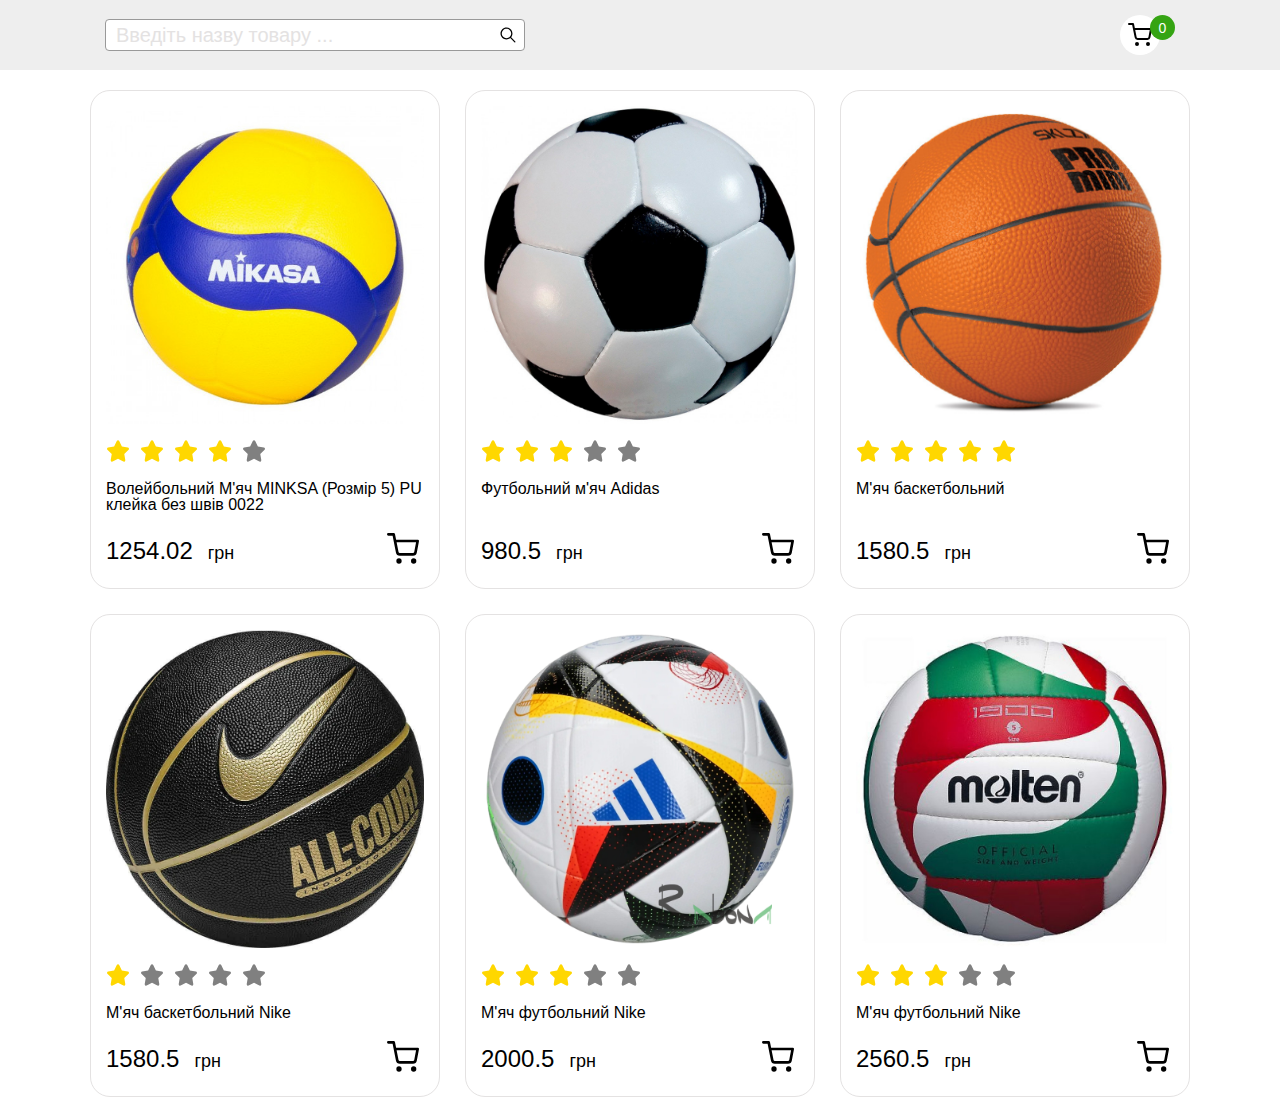
<file: index.html>
<!doctype html>
<html lang="en">
  <head>
    <meta charset="UTF-8" />
    <link rel="icon" type="image/svg+xml" href="/vite.svg" />
    <meta name="viewport" content="width=device-width, initial-scale=1.0" />
    <title>shopping-cart</title>
    <script type="module" crossorigin src="src/assets/index-7OCOy6x1.js"></script>
    <link rel="stylesheet" crossorigin href="src/assets/index-vRQGDtOe.css">
  </head>
  <body>
    <div id="root"></div>
  </body>
</html>
</file>
<file: src/assets/index-vRQGDtOe.css>
*{padding:0;margin:0;border:0}*,*:before,*:after{-moz-box-sizing:border-box;-webkit-box-sizing:border-box;box-sizing:border-box}:focus,:active{outline:none}a:focus,a:active{outline:none}nav,footer,header,aside{display:block}html,body{height:100%;width:100%;font-size:100%;line-height:1;font-size:14px;-ms-text-size-adjust:100%;-moz-text-size-adjust:100%;-webkit-text-size-adjust:100%}input,button,textarea{font-family:inherit}input::-ms-clear{display:none}button{cursor:pointer;background:none}button::-moz-focus-inner{padding:0;border:0}a,a:visited{text-decoration:none;color:inherit}a:hover{text-decoration:none}ul li{list-style:none}img{vertical-align:top}h1,h2,h3,h4,h5,h6{font-size:inherit;font-weight:inherit}body{font-family:sans-serif;font-size:16px;color:#000}.wrapper{position:relative;min-height:100%;overflow:hidden;display:flex;flex-direction:column}.page{flex:1 1 auto}[class*=__container]{max-width:1100px;margin:0 auto;padding:0 15px}.header{background:#eee;padding:15px 0}.header__body{display:flex;align-items:center;justify-content:space-between;gap:12px}.header__input-block{position:relative;width:420px}.header__input{height:32px;border-radius:4px;border:1px solid #999999;width:100%;padding:2px 5px 2px 10px;font-size:20px}.header__input::placeholder{color:#e4e2e2}.header__search-icon{position:absolute;top:50%;right:7px;transform:translateY(-50%);width:20px;height:20px}.header__input:focus{border:1px solid #c7c6c6;outline:2px solid #c7c6c6}.test{position:absolute;top:0;right:-15px;background:#35a413;display:flex;align-items:center;justify-content:center;min-width:25px;height:25px;border-radius:50%;padding:2px;line-height:1}.test span{color:#fff;font-size:14px}.header__cart{width:24px;height:24px}.header__bascet{width:40px;height:40px;background-color:#fff;border-radius:50%;display:flex;align-items:center;justify-content:center;position:relative;flex-shrink:0;margin-right:15px}.card-item__body{padding:20px 0 15px;display:grid;grid-template-columns:repeat(3,1fr);gap:25px;max-width:1100px;margin:0 auto}@media (max-width: 767px){.card-item__body{grid-template-columns:repeat(2,1fr)}}@media (max-width: 450px){.card-item__body{grid-template-columns:repeat(1,1fr)}}.card-item__element{display:flex;flex-direction:column;gap:15px;border-radius:20px;border:#e4e2e2 solid 1px;padding:15px;overflow:hidden}.card-item__img img{aspect-ratio:1/1;max-width:100%}.card-item__title{line-height:1;flex:1 1 auto}.card-item__action{display:flex;align-items:center;justify-content:space-between}.card-item__price{font-size:18px;line-height:1}.card-item__price span{font-size:24px;line-height:1;margin-right:15px}.card-item__bascet{aspect-ratio:1/1;background-color:inherit;padding:5px;border-radius:5px;transition:background-color .3s ease 0s}.card-item__bascet:hover{background-color:#e4e2e2}.card-item__bascet:active{background-color:#9df084}.card-item__bascet-icon{width:32px;height:32px}.card-item__rating{display:flex;gap:10px}.star{width:24px;height:24px;transition:fill .3s ease 0s;color:gray}.star:hover{fill:#fefa2a;width:24px;height:24px}.star.filled{color:gold}.basket{position:fixed;top:70px;right:15px;background:#fff;max-width:350px;padding:15px;border-radius:25px;border:2px solid #fbc16f;height:400px;overflow:auto;display:flex;flex-direction:column;justify-content:space-between;min-width:350px}.button-close{display:flex;justify-content:end;margin-bottom:15px}.btn-close{font-size:18px;color:#fff;line-height:1;background:#fca637;padding:5px 15px;transition:background .3s ease 0s}.btn-close:hover{background:#e99a33}.product-item{display:flex;align-items:center;gap:15px}.product-tem__description p{font-size:13px}.product-tem__picture img{max-width:60px}.quantity-block{display:flex;align-items:center;gap:15px}.plus,.minus{font-size:16px;line-height:1;cursor:pointer}.quantity-product{font-size:25px;line-height:1}.delete-delete{width:25px;height:25px;color:#000;transition:color .3s ease 0s;cursor:pointer}.delete-delete:hover{color:red;transform:scale(1.1)}.product-list{display:flex;flex-direction:column;gap:10px;margin-bottom:30px}.product-total{display:flex;flex-direction:column;gap:10px}.product-total-price{display:flex;align-items:center;justify-content:space-between}.product-total-price__price{font-size:16px}.product-total-price__price span{font-size:20px;margin-right:15px}.btn-buy{text-transform:capitalize;font-size:18px;color:#fff;background:#35a413;padding:5px 0;width:100%;transition:background .3s ease 0s}.btn-buy:hover{background:#42c71a}.hidden{display:none}
</file>
